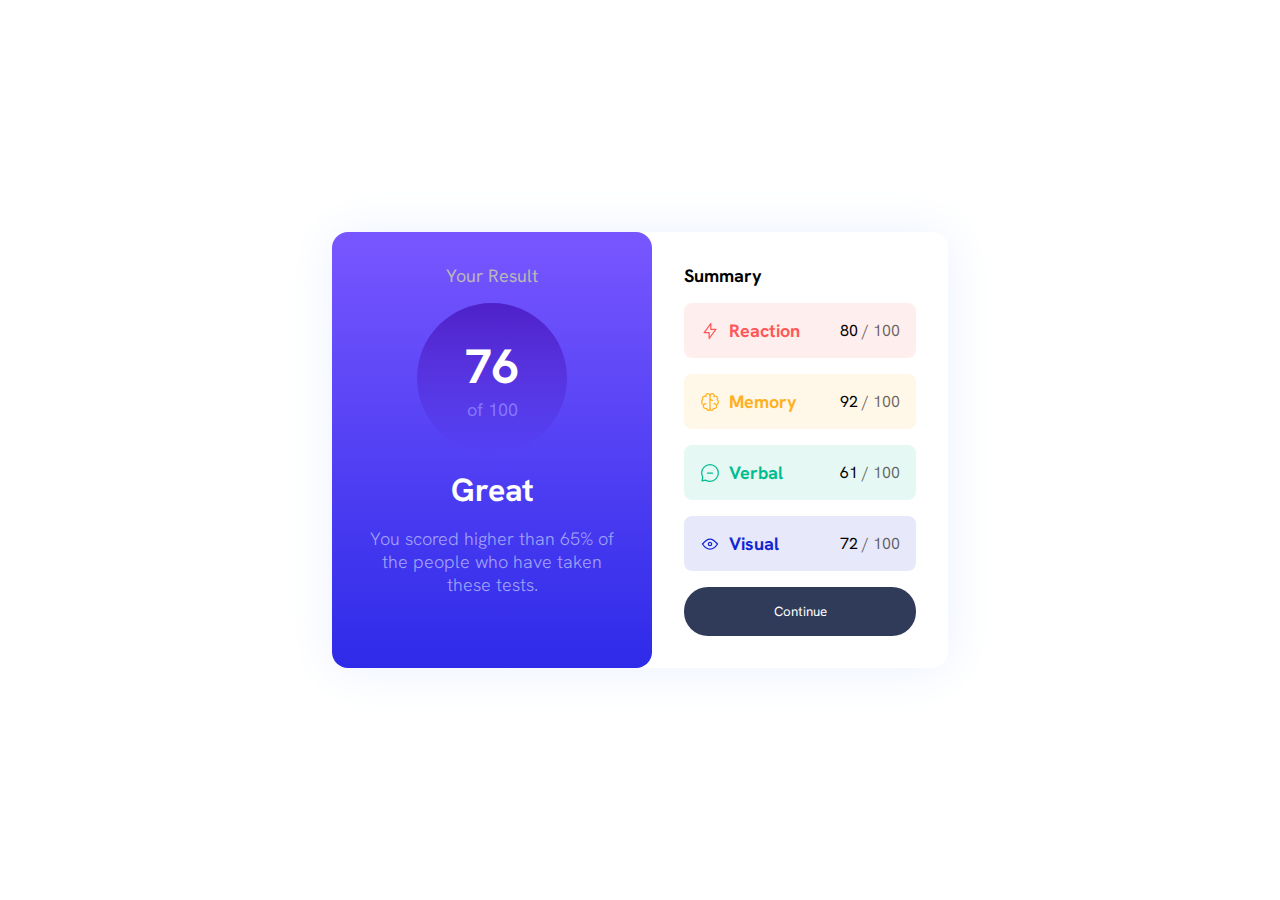
<file: index.html>
<!DOCTYPE html>
<html lang="en">
  <head>
    <meta charset="UTF-8" />
    <meta name="viewport" content="width=device-width, initial-scale=1.0" />
    <!-- displays site properly based on user's device -->

    <link
      rel="icon"
      type="image/png"
      sizes="32x32"
      href="./assets/images/favicon-32x32.png"
    />

    <link
      rel="stylesheet"
      href="https://fonts.google.com/specimen/Hanken+Grotesk"
    />

    <title>Frontend Mentor | Results summary component</title>

    <!-- Feel free to remove these styles or customise in your own stylesheet 👍 -->
    <link rel="stylesheet" href="style.css">
  </head>
  <body>
    <main class="container">
      <div class="overall-result">
        <p style="color: #bbb7b7">Your Result</p>

        <div class="circle">
          <p class="obtained-marks">76</p>
          <p class="maximum-marks">of 100</p>
        </div>

        <p class="result-comment">Great</p>
        <p class="result-description">
          You scored higher than 65% of the people who have taken these tests.
        </p>
      </div>

      <div class="summary-card">
        <h1 class="card-title">Summary</h1>

        <div class="parameter-details reaction-details">
          <div class="parameter-container">
            <img src="assets/images/icon-reaction.svg" alt="reaction icon" />
            <p class="parameter-name parameter-reaction">Reaction</p>
          </div>
          <div class="score">80<span class="out-of"> / 100</span></div>
        </div>

        <div class="parameter-details memory-details">
          <div class="parameter-container">
              <img src="assets/images/icon-memory.svg" alt="memory icon" />
              <p class="parameter-name parameter-memory">Memory</span>
          </div>
          <div class="score">92<span class="out-of"> / 100</span></div>
        </div>

        <div class="parameter-details verbal-details">
          <div class="parameter-container">
              <img src="assets/images/icon-verbal.svg" alt="verbal icon" />
            <p class="parameter-name parameter-verbal">Verbal</p>
          </div>
          <div class="score">61<span class="out-of"> / 100</span></div>
        </div>

        <div class="parameter-details visual-details">
          <div class="parameter-container">
              <img src="assets/images/icon-visual.svg" alt="visual icon" />
              <p class="parameter-name parameter-visual">Visual</p>
          </div>
          <div class="score">72<span class="out-of"> / 100</span></div>
        </div>

        <button class="btn-dark">Continue</button>
      </div>
    </main>
  </body>
</html>
</file>
<file: style.css>
@font-face {
        font-family: HankenGrotesk;
        src: url(assets/fonts/HankenGrotesk-VariableFont_wght.ttf);
      }

      * {
        margin: 0;
        padding: 0;
        box-sizing: border-box;
        font-family: HankenGrotesk;
      }

      body {
        width: 100%;
        min-height: 100vh;
        display: flex;
        justify-content: center;
        align-items: center;
        background-color: #fff;
      }

      p{
        font-size: 18px;
      }

      .container {
        max-width: 640px;
        display: flex;
        border-radius: 1rem;
        box-shadow: 1px 1px 50px 1px hsl(221, 100%, 96%);
        /* color: hsl(241, 100%, 89%); */
      }

      .overall-result {
        display: flex;
        flex-direction: column;
        align-items: center;
        max-width: 320px;
        padding: 2rem;
        border-radius: 1rem;
        background: linear-gradient(
          180deg,
          hsl(252, 100%, 67%),
          hsl(241, 81%, 54%)
        );
      }

      .circle {
        width: 150px;
        height: 150px;
        display: flex;
        justify-content: center;
        align-items: center;
        flex-direction: column;
        background: linear-gradient(
          180deg,
          hsla(256, 72%, 46%, 1),
          hsla(241, 72%, 46%, 0)
        );
        border-radius: 50%;
        padding: 1rem;
        margin: 1em 0;
      }

      .obtained-marks {
        font-size: 3rem;
        color: white;
        font-weight: bolder;
      }

      .maximum-marks{
        color: #8577FF;

      }

      .result-comment {
        color: white;
        font-size: 2rem;
        font-weight: bold;
        margin-bottom: 1rem;
      }

      .result-description{
        color: #A0A2F9;
        text-align:center;
        font-weight: 300;
      }

      .summary-card {
        margin-left: -1.5rem;
        z-index: -1;
        width: 320px;
        padding: 2rem;
        padding-left: 3.5rem;
        border-radius: 1em;
        background-color: white;
      }

      .card-title {
        margin-bottom: 1rem;
        font-size: 18px;
      }

      .parameter-details {
        margin-top: 1rem;
        padding: 1rem;
        display: flex;
        justify-content: space-between;
        align-items: center;
      }

      .reaction-details{
        border-radius: 0.5em;
        background-color: hsla(0, 100%, 67%, 0.1);
      }

      .memory-details{
        border-radius: 0.5em;
        background-color: hsla(39, 100%, 56%, 0.1);
      }

      .verbal-details{
        border-radius: 0.5em;
        background-color: hsla(166, 100%, 37%, 0.1);
      }

      .visual-details{
        border-radius: 0.5em;
        background-color: hsla(234, 85%, 45%, 0.1);
      }
      .parameter-container {
        display: flex;
        align-items: center;
        justify-content: space-evenly;
      }

      .out-of{
        color: hsla(0, 0%, 0%, 0.6);
      }
      .parameter-name{
        margin-left: 0.5em;
        font-weight: bolder;
      }

      .parameter-reaction{
        color: hsl(0, 100%, 67%);
      }

      .parameter-memory{
        color: hsl(39, 100%, 56%);
      }

      .parameter-verbal{
        color: hsl(166, 100%, 37%);
      }

      .parameter-visual{
        color: hsl(234, 85%, 45%);
      }

      .btn-dark {
        width: 100%;
        color: hsl(0, 0%, 100%);
        border-radius: 1.5rem;
        padding: 1rem;
        border: none;
        margin-top: 1rem;
        background-color: hsl(224, 30%, 27%);
      }


      @media (max-width: 640px) {
        .container{
          width: 320px;
          flex-direction: column;
          justify-content: center;
        }

        .overall-result{
          border-radius: 0 0 1em 1em;
        }
        .summary-card{
          padding: 2rem;
          margin-left: 0;
          border-radius: 0 0 1em 1em;
          margin-top: -1em;
          padding-top: 3rem;
        }
      }
</file>
